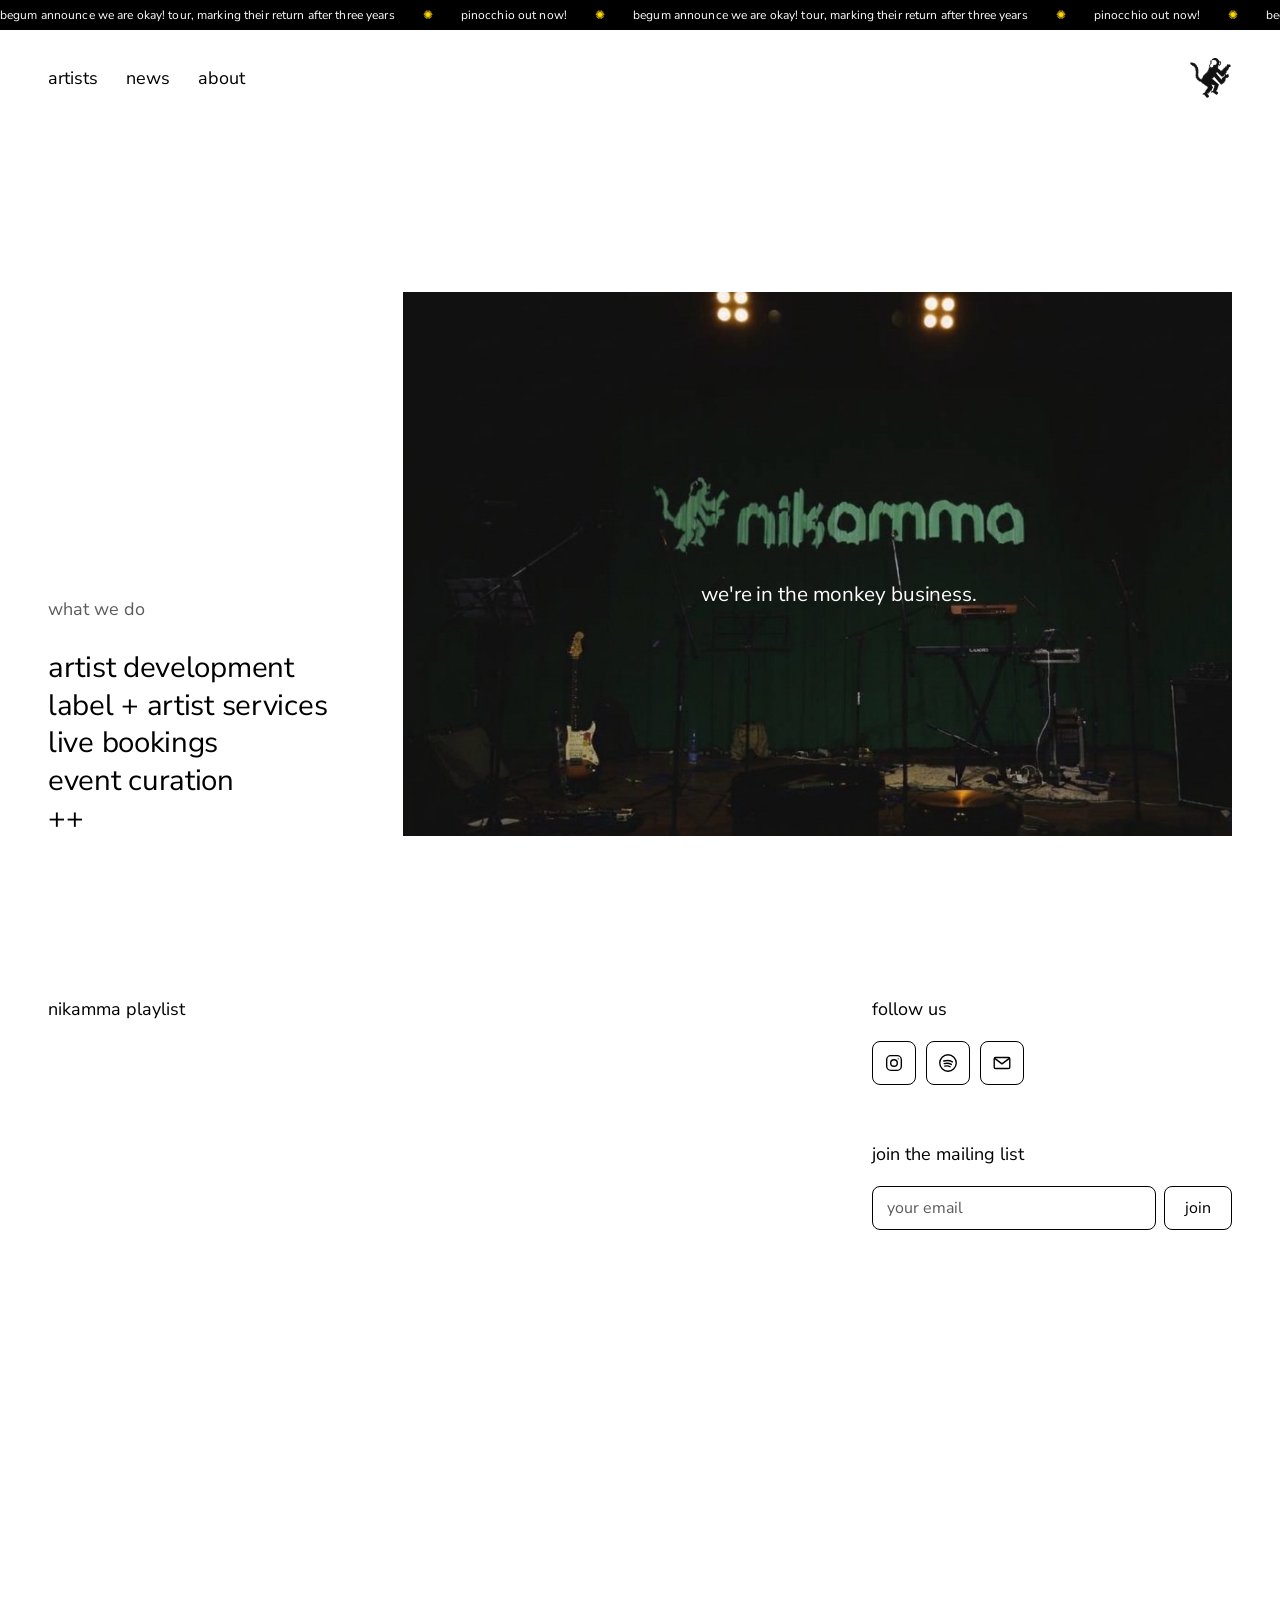
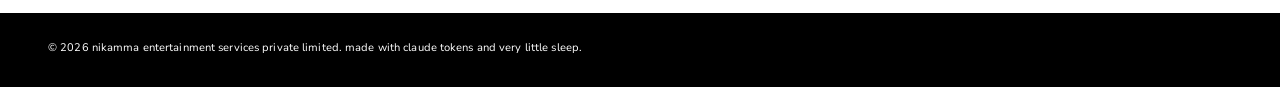
<file: index.html>
<!doctype html>
<html lang="en">
<head>
  <meta charset="utf-8">
  <meta name="viewport" content="width=device-width, initial-scale=1, viewport-fit=cover">
  <title>nikamma</title>
  <meta name="description" content="nikamma is a small independent music company from India. Artist development, label and artist services, live bookings and event curation.">
  <meta property="og:title" content="nikamma">
  <meta property="og:description" content="We're in the monkey business.">
  <meta property="og:image" content="https://nikamma.co/img/home/nikamma-tht-stage.jpg">
  <link rel="icon" href="img/mark.png">
  <link rel="preconnect" href="https://fonts.googleapis.com">
  <link rel="preconnect" href="https://fonts.gstatic.com" crossorigin>
  <link href="https://fonts.googleapis.com/css2?family=Nunito+Sans:opsz,wght@6..12,300;6..12,400;6..12,600;6..12,700&display=swap" rel="stylesheet">
  <link rel="stylesheet" href="styles.css?v=71">
  <link rel="stylesheet" href="about.css?v=17">
  <link rel="stylesheet" href="home.css?v=2">
  <link rel="stylesheet" href="nav.css?v=5">
</head>
<body data-root="" class="is-scroll about-page home-big">

  <div class="ticker" aria-label="News"><div class="ticker__track" id="ticker"></div></div>

  <header class="top">
    <a href="index.html" class="top__logo" aria-label="nikamma, home"><img src="img/mark.png" alt="nikamma" width="140" height="134"></a>
    <nav class="top__nav" aria-label="Main">
      <a href="artists.html">Artists</a>
      <a href="news.html">News</a>
      <a href="about.html">About</a>
    </nav>
  </header>

  <main id="main">
    <!-- like the artist pages: what we do on the left, a photo on the right (16:10.5).
         Photos live in img/home/ -->
    <section class="about2 hb-hero" id="about">
      <div class="about2__text">
        <h1 class="hb-what__label">what we do</h1>
        <ul class="hb-what">
          <li>artist development</li>
          <li>label + artist services</li>
          <li>live bookings</li>
          <li>event curation</li>
          <li>++</li>
        </ul>
      </div>
      <figure class="about2__photos hb-hero__photo">
        <img class="is-on" src="img/home/nikamma-tht-stage.jpg" alt="nikamma projected on a stage">
        <figcaption class="hb-hero__tag">we're in the monkey business.</figcaption>
      </figure>
    </section>

    <!-- second section: the nikamma playlist on the left, follow us on the right -->
    <section class="hb-listen">
      <div class="hb-listen__player">
        <h2 class="hb-listen__label">nikamma playlist</h2>
        <div class="hb-listen__embed" id="hb-playlist" data-playlist="https://open.spotify.com/playlist/7MWM35SZ2ELiFdjMHznTKh"></div>
      </div>
      <div class="hb-listen__follow">
        <h2 class="hb-listen__label">follow us</h2>
        <div class="hb__social">
          <a href="https://www.instagram.com/nikamma.hq/" target="_blank" rel="noopener" aria-label="Instagram" title="Instagram">
            <svg viewBox="0 0 24 24" aria-hidden="true"><rect x="4" y="4" width="16" height="16" rx="4.5"/><circle cx="12" cy="12" r="3.6"/><circle cx="16.6" cy="7.4" r=".7" fill="currentColor" stroke="none"/></svg>
          </a>
          <a href="https://open.spotify.com/user/31zuv35stp57j7e33lh7fj5aghoi" target="_blank" rel="noopener" aria-label="Spotify" title="Spotify">
            <svg viewBox="0 0 24 24" aria-hidden="true"><circle cx="12" cy="12" r="9"/><path d="M7.4 9.8c3.3-.9 6.8-.5 9.4 1M7.9 12.7c2.7-.7 5.5-.4 7.8.9M8.5 15.4c2.1-.5 4.1-.3 5.9.7"/></svg>
          </a>
          <a href="mailto:office@nikamma.co" aria-label="Email" title="Email">
            <svg viewBox="0 0 24 24" aria-hidden="true"><rect x="3.5" y="6" width="17" height="12" rx="1.5"/><path d="M4 7l8 6 8-6"/></svg>
          </a>
        </div>
        <!-- mailing list: Kit form 10248609 (subscribers land in Kit; no confirmation email) -->
        <form class="hb-list" id="hb-list" action="https://app.kit.com/forms/10248609/subscriptions" method="post" target="_blank">
          <h2 class="hb-listen__label">join the mailing list</h2>
          <div class="hb-list__row">
            <label class="hb-list__sr" for="hb-list-email">email address</label>
            <input class="hb-list__input" id="hb-list-email" name="email_address" type="email" placeholder="your email" autocomplete="email" required>
            <button class="hb-list__btn" type="submit">join</button>
          </div>
          <p class="hb-list__note" id="hb-list-note" aria-live="polite"></p>
        </form>
      </div>
    </section>
  </main>

  <footer class="bar bar--note">
    <p class="bar__note">© <span class="year">2026</span> nikamma entertainment services private limited. made with claude tokens and very little sleep.</p>
  </footer>

  <script src="news.js?v=70"></script>
  <script src="artists.js?v=70"></script>
  <script src="posts.js?v=4"></script>
  <script src="script.js?v=70"></script>
  <script src="home.js?v=3"></script>
  <script src="nav.js?v=5"></script>
</body>
</html>
</file>
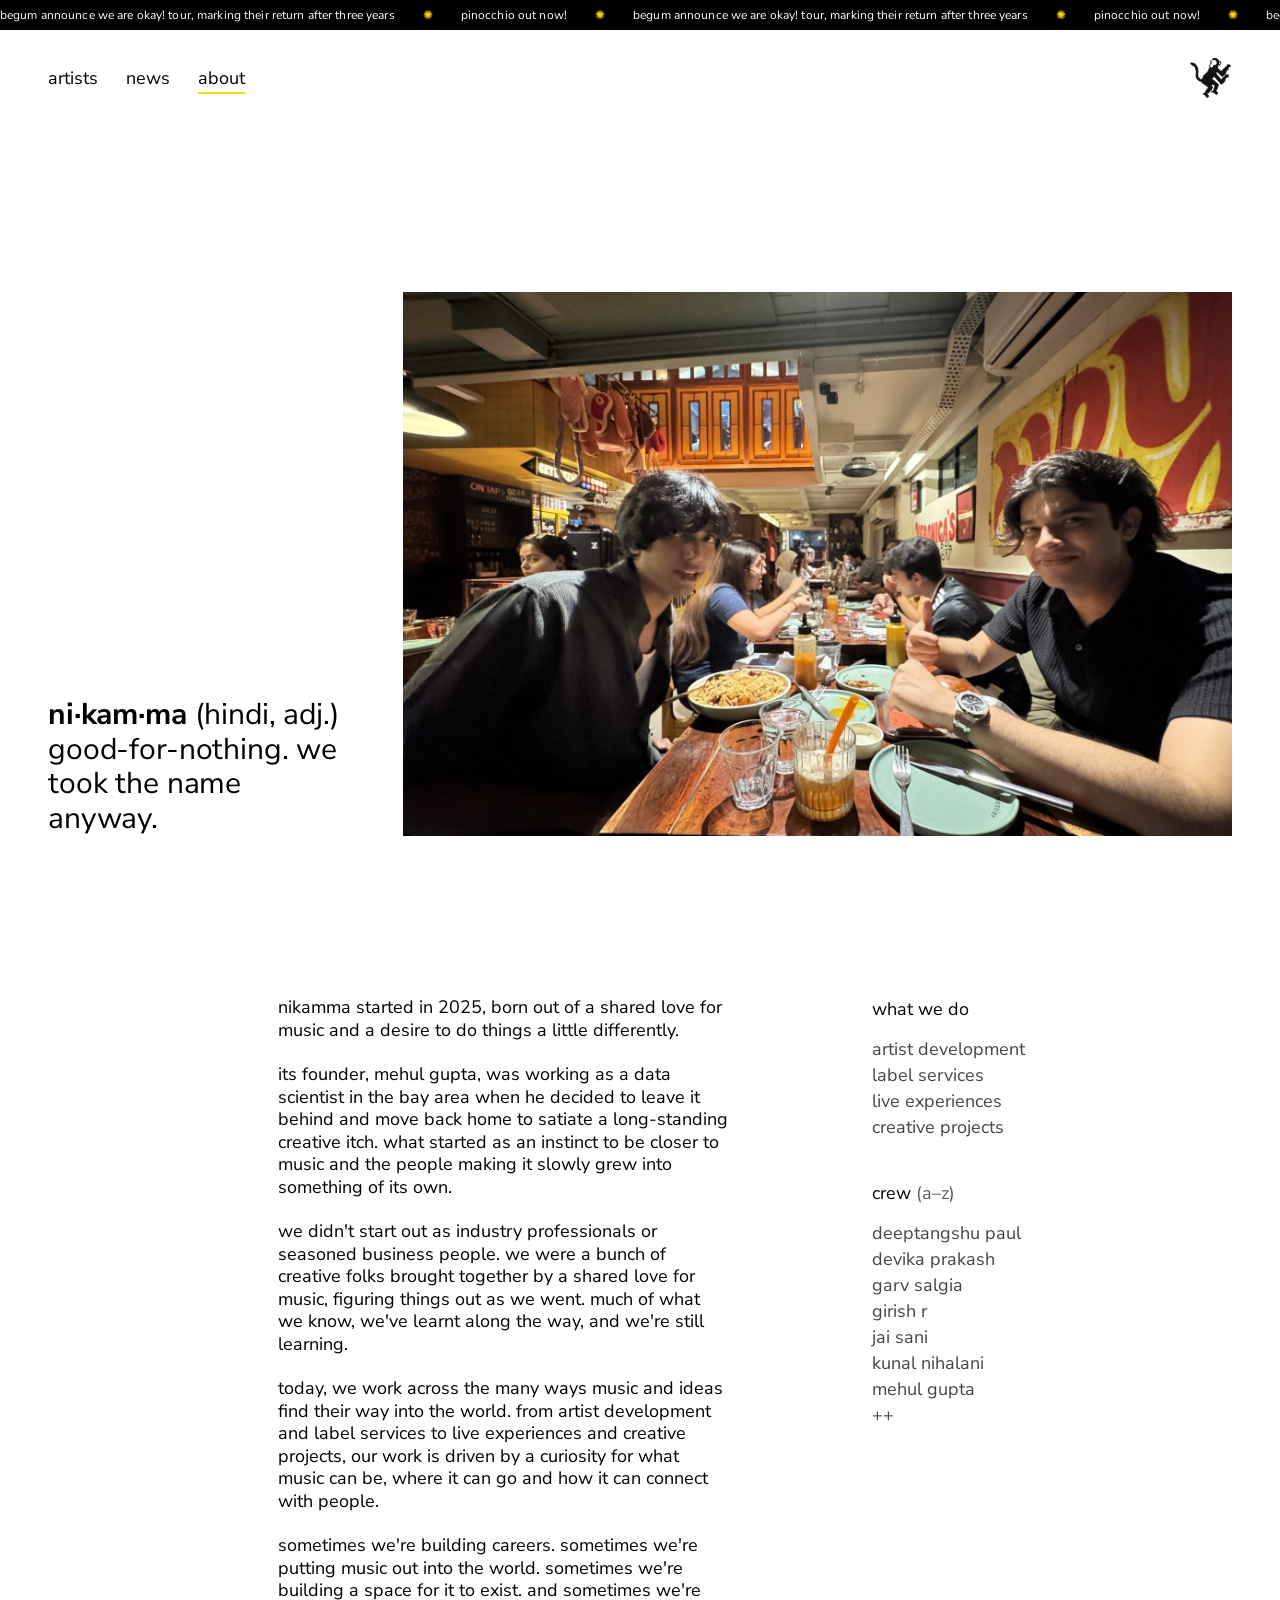
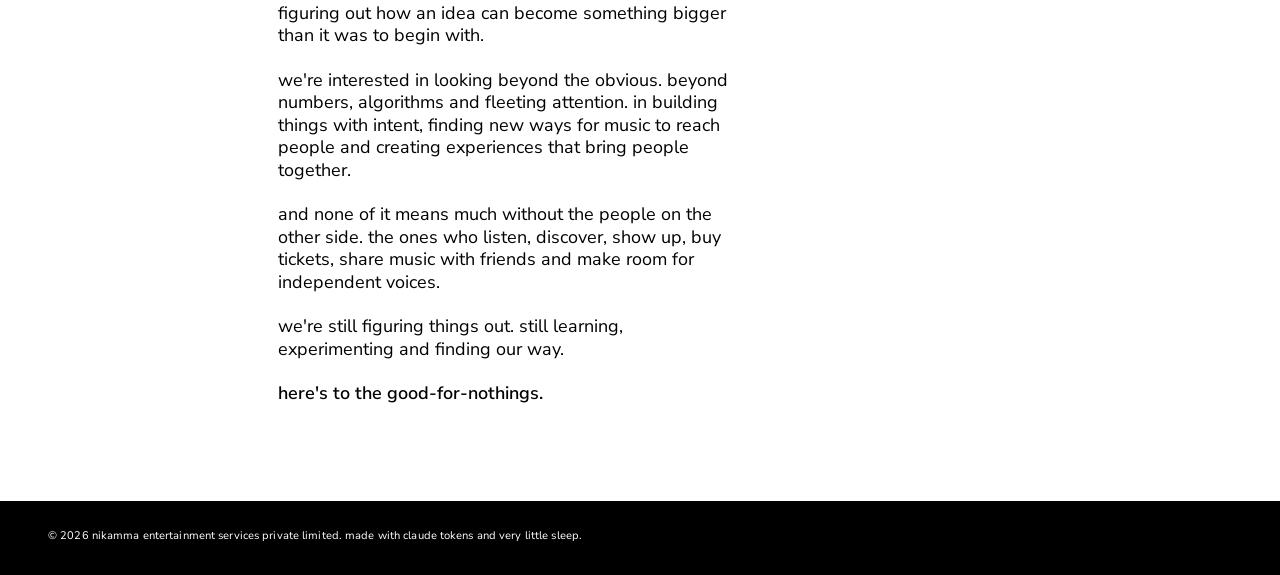
<file: about.html>
<!doctype html>
<html lang="en">
<head>
  <meta charset="utf-8">
  <meta name="viewport" content="width=device-width, initial-scale=1, viewport-fit=cover">
  <title>About · nikamma</title>
  <meta name="description" content="nikamma is a small independent music company from India. We work with artists, make records happen and build small, strange things for the people who listen.">
  <meta property="og:title" content="nikamma">
  <meta property="og:description" content="A small independent music company from India.">
  <meta property="og:image" content="img/home.jpg">
  <link rel="icon" href="img/mark.png">
  <link rel="preconnect" href="https://fonts.googleapis.com">
  <link rel="preconnect" href="https://fonts.gstatic.com" crossorigin>
  <link href="https://fonts.googleapis.com/css2?family=Nunito+Sans:opsz,wght@6..12,300;6..12,400;6..12,600;6..12,700&display=swap" rel="stylesheet">
  <link rel="stylesheet" href="styles.css?v=71">
  <link rel="stylesheet" href="about.css?v=17">
  <link rel="stylesheet" href="nav.css?v=5">
</head>
<body class="is-scroll about-page">

  <div class="ticker" aria-label="News"><div class="ticker__track" id="ticker"></div></div>

  <header class="top">
    <a href="index.html" class="top__logo" aria-label="nikamma, home"><img src="img/mark.png" alt="nikamma" width="140" height="134"></a>
    <nav class="top__nav" aria-label="Main">
      <a href="artists.html">Artists</a>
      <a href="news.html">News</a>
      <a href="about.html" aria-current="page">About</a>
    </nav>
  </header>

  <!-- like the artist page: the hero (name line + photos), then the story with a column on the right -->
  <main id="main" class="about2-page">
    <section class="about2">
      <div class="about2__text">
        <h1 class="about2__lead"><span>ni·kam·ma</span> (Hindi, adj.) good-for-nothing. We took the name anyway.</h1>
      </div>
      <figure class="about2__photos" id="about-photos" aria-label="Photos">
        <img src="img/about/about-01.jpg" alt="">
      </figure>
    </section>

    <section class="about2-story">
      <div class="about2-story__copy">
        <p>nikamma started in 2025, born out of a shared love for music and a desire to do things a little differently.</p>
        <p>Its founder, Mehul Gupta, was working as a data scientist in the Bay Area when he decided to leave it behind and move back home to satiate a long-standing creative itch. What started as an instinct to be closer to music and the people making it slowly grew into something of its own.</p>
        <p>We didn't start out as industry professionals or seasoned business people. We were a bunch of creative folks brought together by a shared love for music, figuring things out as we went. Much of what we know, we've learnt along the way, and we're still learning.</p>
        <p>Today, we work across the many ways music and ideas find their way into the world. From artist development and label services to live experiences and creative projects, our work is driven by a curiosity for what music can be, where it can go and how it can connect with people.</p>
        <p>Sometimes we're building careers. Sometimes we're putting music out into the world. Sometimes we're building a space for it to exist. And sometimes we're figuring out how an idea can become something bigger than it was to begin with.</p>
        <p>We're interested in looking beyond the obvious. Beyond numbers, algorithms and fleeting attention. In building things with intent, finding new ways for music to reach people and creating experiences that bring people together.</p>
        <p>And none of it means much without the people on the other side. The ones who listen, discover, show up, buy tickets, share music with friends and make room for independent voices.</p>
        <p>We're still figuring things out. Still learning, experimenting and finding our way.</p>
        <p class="about2-story__sign">Here's to the good-for-nothings.</p>
      </div>
      <aside class="about2-story__side">
        <div>
          <h2>what we do</h2>
          <ul>
            <li>Artist development</li>
            <li>Label services</li>
            <li>Live experiences</li>
            <li>Creative projects</li>
          </ul>
        </div>
        <div>
          <h2>crew <span class="muted">(a–z)</span></h2>
          <ul>
            <li>Deeptangshu Paul</li>
            <li>Devika Prakash</li>
            <li>Garv Salgia</li>
            <li>Girish R</li>
            <li>Jai Sani</li>
            <li>Kunal Nihalani</li>
            <li>Mehul Gupta</li>
            <li>++</li>
          </ul>
        </div>
      </aside>
    </section>
  </main>

  <footer class="bar bar--note">
    <p class="bar__note">© <span class="year">2026</span> nikamma entertainment services private limited. made with claude tokens and very little sleep.</p>
  </footer>

  <script src="news.js?v=70"></script>
  <script src="posts.js?v=4"></script>
  <script src="script.js?v=70"></script>
  <script>
    // photos on the right: a slow slideshow of frames (no arrows, no dots).
    // A frame is one landscape photo, or two portrait photos side by side.
    (function () {
      const box = document.getElementById('about-photos');
      const frames = [
        ['img/about/about-01.jpg'],
        ['img/about/about-02.jpg', 'img/about/about-03.jpg'],
        ['img/about/about-04.jpg', 'img/about/about-05.jpg'],
        ['img/about/about-06.jpg'],
        ['img/about/about-07.jpg', 'img/about/about-08.jpg'],
        ['img/about/about-09.jpg', 'img/about/about-11.jpg'],
        ['img/about/about-10.jpg'],
        ['img/about/about-12.jpg', 'img/about/about-13.jpg'],
      ];
      const els = frames.map((srcs, i) => {
        const f = document.createElement('div');
        f.className = 'about2__frame' + (srcs.length > 1 ? ' is-pair' : '') + (i === 0 ? ' is-on' : '');
        srcs.forEach((src) => { const im = document.createElement('img'); im.src = src; im.alt = ''; f.append(im); });
        return f;
      });
      box.replaceChildren(...els);
      if (window.matchMedia('(prefers-reduced-motion: reduce)').matches) return;
      let n = 0;
      setInterval(() => {
        els[n].classList.remove('is-on');
        n = (n + 1) % els.length;
        els[n].classList.add('is-on');
      }, 4500);
    })();
  </script>
  <script src="nav.js?v=5"></script>
</body>
</html>
</file>
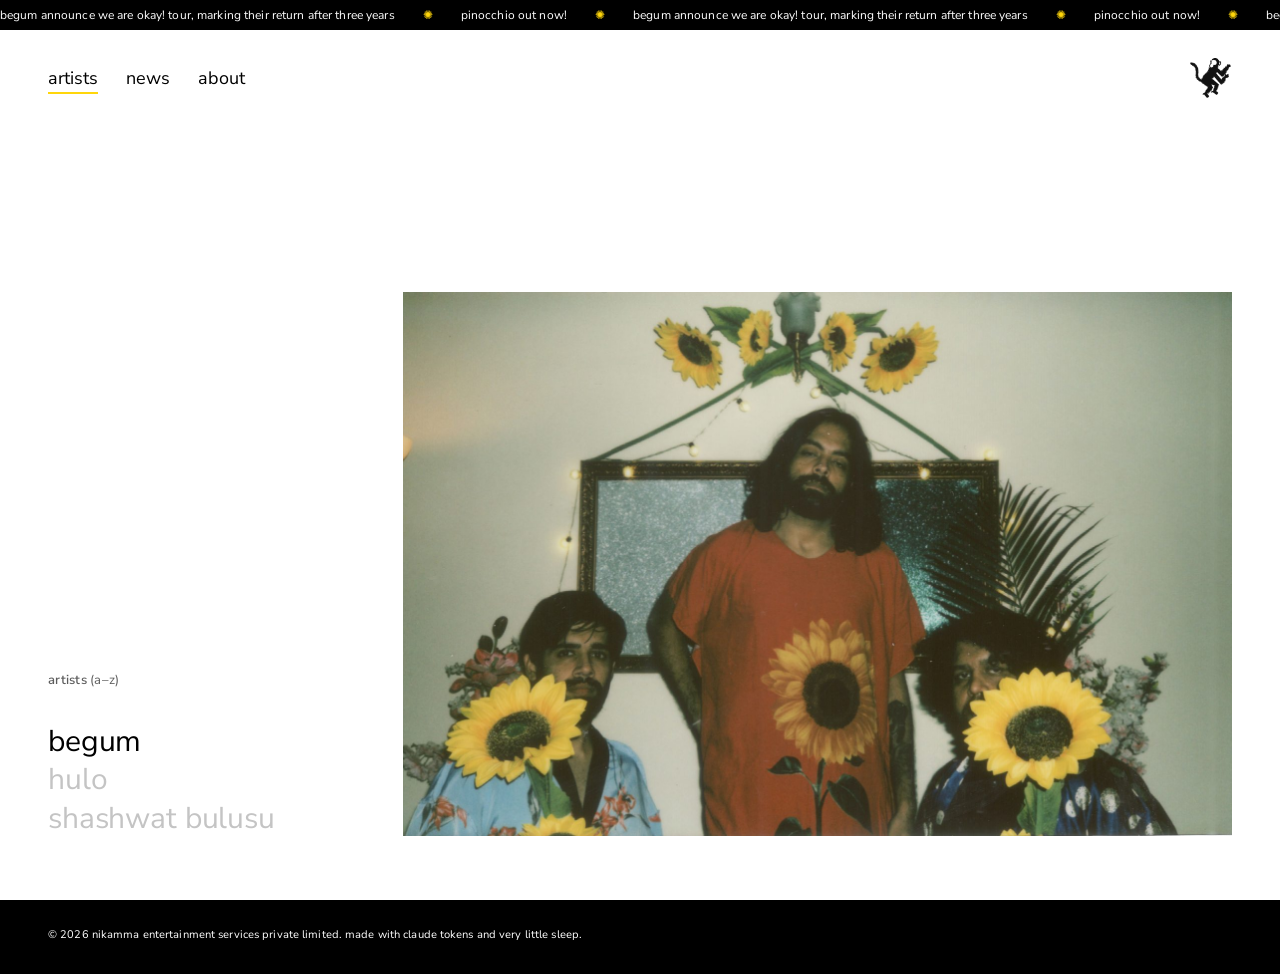
<file: artists.html>
<!doctype html>
<html lang="en">
<head>
  <meta charset="utf-8">
  <meta name="viewport" content="width=device-width, initial-scale=1, viewport-fit=cover">
  <title>Artists · nikamma</title>
  <meta name="description" content="nikamma is a small independent music company from India.">
  <link rel="icon" href="img/mark.png">
  <link rel="preconnect" href="https://fonts.googleapis.com">
  <link rel="preconnect" href="https://fonts.gstatic.com" crossorigin>
  <link href="https://fonts.googleapis.com/css2?family=Nunito+Sans:opsz,wght@6..12,300;6..12,400;6..12,600;6..12,700&display=swap" rel="stylesheet">
  <link rel="stylesheet" href="styles.css?v=71">
  <link rel="stylesheet" href="about.css?v=17">
  <link rel="stylesheet" href="nav.css?v=5">
</head>
<body data-root="" class="is-scroll about-page artists-page">

  <div class="ticker" aria-label="News"><div class="ticker__track" id="ticker"></div></div>

  <header class="top">
    <a href="index.html" class="top__logo" aria-label="nikamma, home"><img src="img/mark.png" alt="nikamma" width="140" height="134"></a>
    <nav class="top__nav" aria-label="Main">
      <a href="artists.html" aria-current="page">Artists</a>
      <a href="news.html">News</a>
      <a href="about.html">About</a>
    </nav>
  </header>

  <!-- same layout as About: names on the left, the hovered artist's photo on the right -->
  <main id="main" class="about2-page">
    <section class="about2">
      <div class="about2__text">
        <h1 class="roster2__label">artists <span>(a–z)</span></h1>
        <div class="roster2-wheel"><ul class="roster2" id="roster2"></ul></div>
      </div>
      <figure class="about2__photos roster2__photos" id="roster2-photos" aria-label="Artist photo"></figure>
    </section>
  </main>

  <footer class="bar bar--note">
    <p class="bar__note">© <span class="year">2026</span> nikamma entertainment services private limited. made with claude tokens and very little sleep.</p>
  </footer>

  <script src="news.js?v=70"></script>
  <script src="artists.js?v=70"></script>
  <script src="posts.js?v=4"></script>
  <script src="script.js?v=70"></script>
  <script>
    // names A–Z on the left; hovering (or focusing) one shows that artist's photo on the right
    (function () {
      const list = document.getElementById('roster2');
      const box = document.getElementById('roster2-photos');
      const artists = (window.NIKAMMA_ARTISTS || []).slice().sort((a, b) => a.name.localeCompare(b.name));
      const imgs = {};
      artists.forEach((a, i) => {
        const im = document.createElement('img');
        im.src = `img/artists/${a.hero || a.photo}`; im.alt = a.name; // same photo as the top of their page
        if (i === 0) im.classList.add('is-on');
        box.append(im); imgs[a.slug] = im;

        const li = document.createElement('li');
        const link = document.createElement('a');
        link.href = `artists/${a.slug}/`; link.textContent = a.name;
        const show = () => {
          Object.values(imgs).forEach((x) => x.classList.toggle('is-on', x === im));
          list.querySelectorAll('a').forEach((x) => x.classList.toggle('is-active', x === link));
        };
        link.addEventListener('mouseenter', show);
        link.addEventListener('focus', show);
        li.append(link); list.append(li);
      });
      const first = list.querySelector('a'); if (first) first.classList.add('is-active');
      // phones: the names are a little wheel you swipe up and down (it snaps to a name);
      // the name in the middle is the one shown, and tapping it opens their page
      const wheelBox = list.parentElement;
      const links = [...list.querySelectorAll('a')];
      const phone = window.matchMedia('(max-width: 760px)');
      let current = 0;
      const wheel = () => {
        if (!phone.matches) { links.forEach((l) => { l.style.opacity = ''; }); return; }
        const row = links[0].parentElement.offsetHeight || 1;
        const p = wheelBox.scrollTop / row;
        links.forEach((l, i) => { l.style.opacity = String(Math.max(0.35, 1 - Math.abs(i - p) * 0.5)); });
        const n = Math.min(links.length - 1, Math.max(0, Math.round(p)));
        if (n !== current) { current = n; links[n].dispatchEvent(new Event('mouseenter')); }
      };
      wheelBox.addEventListener('scroll', wheel, { passive: true });
      phone.addEventListener('change', wheel);
      // tapping a faded name rolls it to the middle first; tapping the middle one opens it
      links.forEach((l, i) => l.addEventListener('click', (e) => {
        if (!phone.matches || i === current) return;
        e.preventDefault();
        wheelBox.scrollTo({ top: i * l.parentElement.offsetHeight, behavior: 'smooth' });
      }));
      wheel();
    })();
  </script>
  <script src="nav.js?v=5"></script>
</body>
</html>
</file>
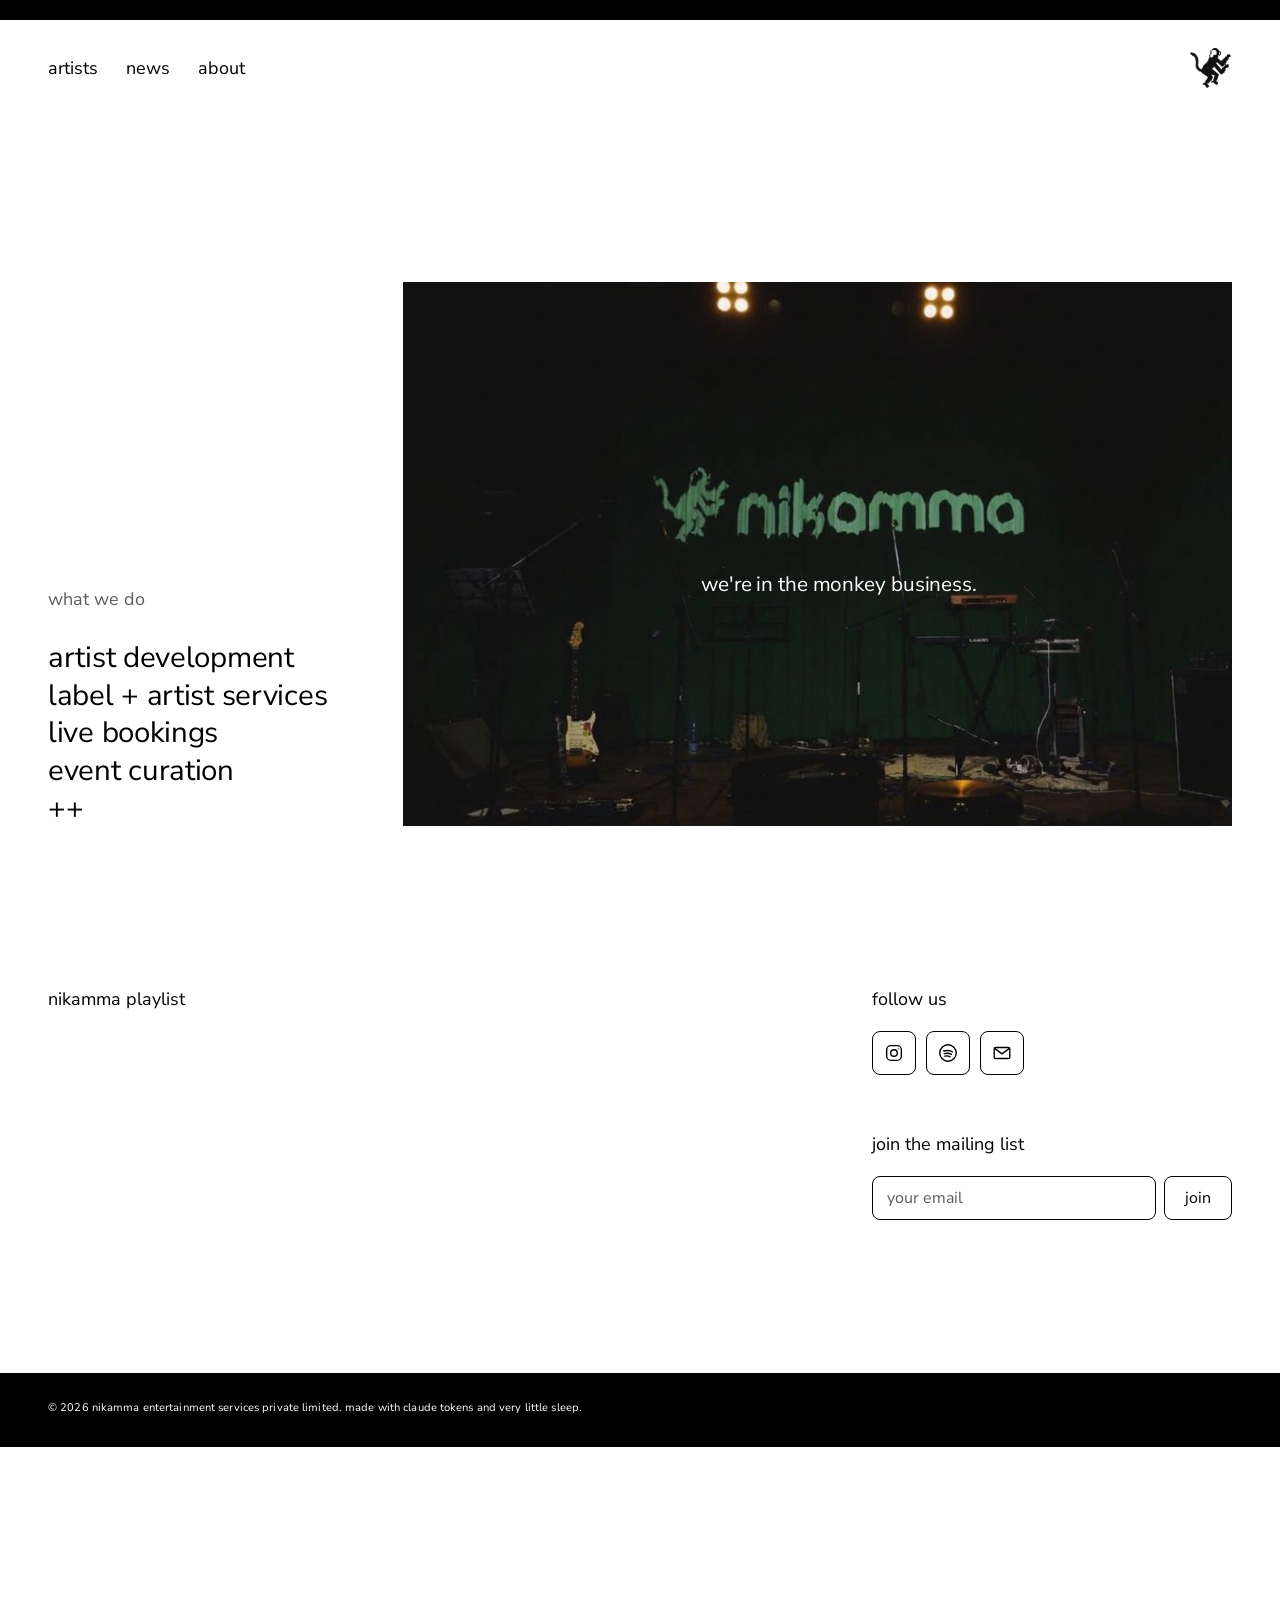
<file: contact.html>
<!doctype html>
<html lang="en">
<head>
  <meta charset="utf-8">
  <title>nikamma</title>
  <meta name="robots" content="noindex">
  <link rel="canonical" href="https://nikamma.co/">
  <meta http-equiv="refresh" content="0; url=index.html">
</head>
<body><p>Find us on the <a href="index.html">homepage</a>, or write to <a href="mailto:office@nikamma.co">office@nikamma.co</a>.</p></body>
</html>
</file>
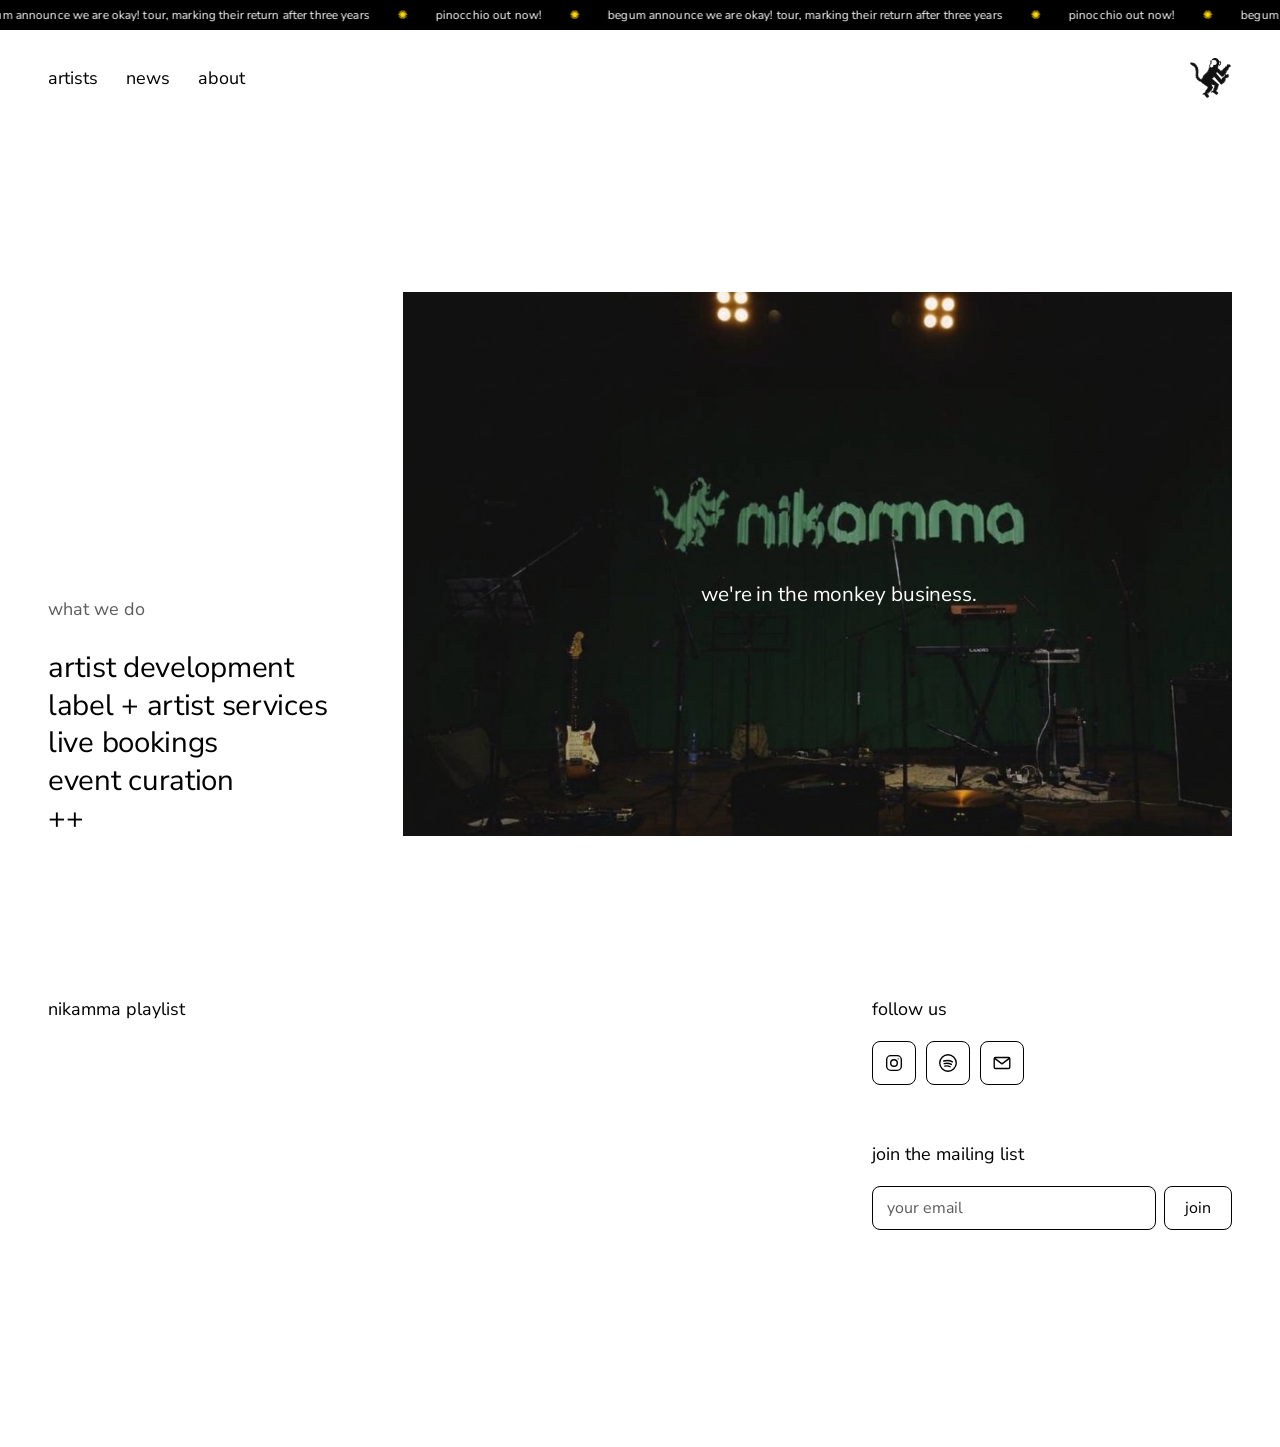
<file: index-temp.html>
<!doctype html>
<html lang="en">
<head>
  <meta charset="utf-8">
  <title>nikamma</title>
  <meta name="robots" content="noindex">
  <link rel="canonical" href="https://nikamma.co/">
  <meta http-equiv="refresh" content="0; url=index.html">
</head>
<body><p>The test homepage is now the homepage: <a href="index.html">nikamma.co</a>.</p></body>
</html>
</file>
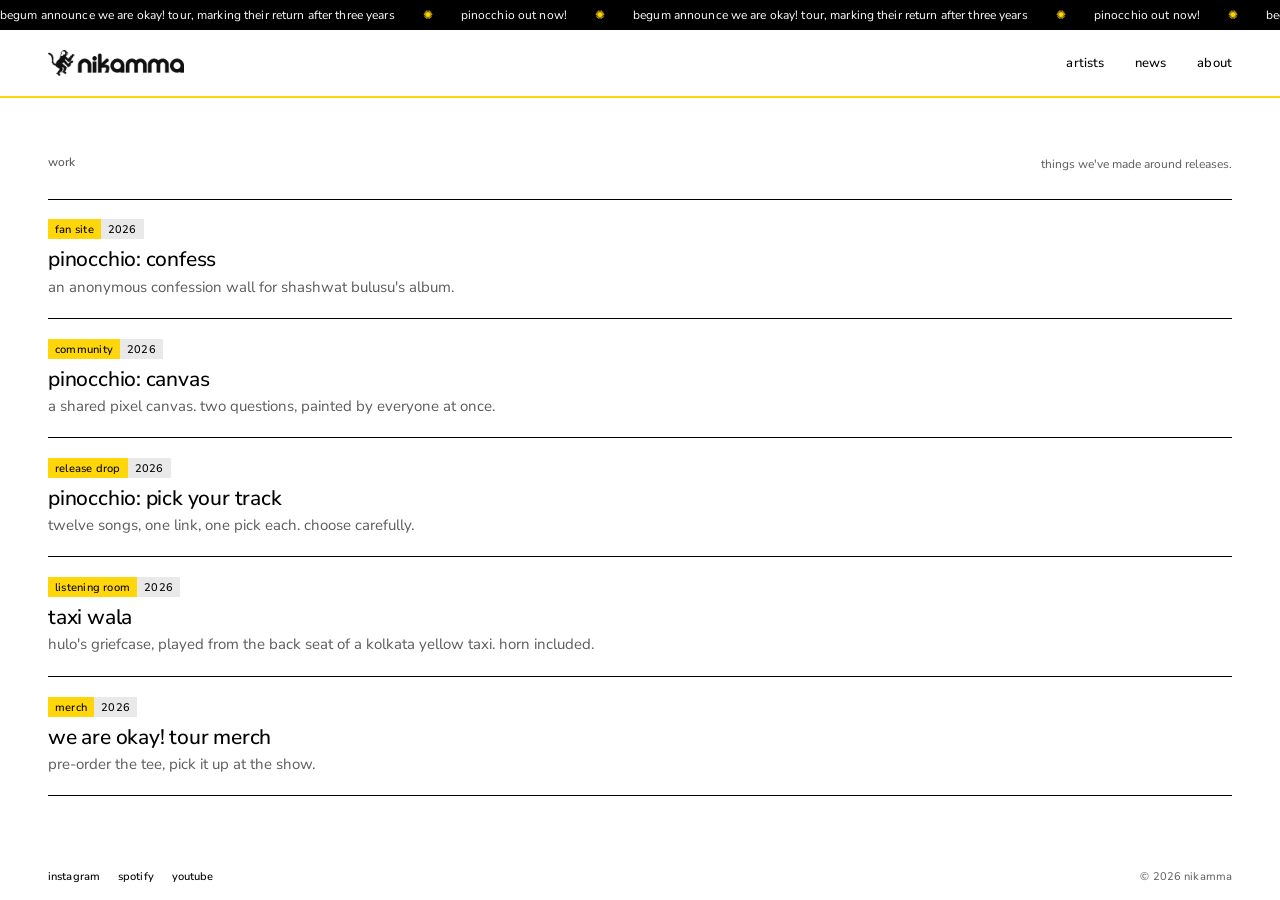
<file: work.html>
<!doctype html>
<html lang="en">
<head>
  <meta charset="utf-8">
  <meta name="viewport" content="width=device-width, initial-scale=1, viewport-fit=cover">
  <title>Work · nikamma</title>
  <meta name="description" content="nikamma is a small independent music company from India. We work with artists, make records happen and build small, strange things for the people who listen.">
  <meta property="og:title" content="nikamma">
  <meta property="og:description" content="A small independent music company from India.">
  <meta property="og:image" content="img/home.jpg">
  <link rel="icon" href="img/mark.png">
  <link rel="preconnect" href="https://fonts.googleapis.com">
  <link rel="preconnect" href="https://fonts.gstatic.com" crossorigin>
  <link href="https://fonts.googleapis.com/css2?family=Nunito+Sans:opsz,wght@6..12,300;6..12,400;6..12,600;6..12,700&display=swap" rel="stylesheet">
  <link rel="stylesheet" href="styles.css?v=71">
  <link rel="stylesheet" href="nav.css?v=5">
</head>
<body class="">

  <div class="ticker" aria-label="News"><div class="ticker__track" id="ticker"></div></div>

  <header class="top">
    <a href="index.html" class="top__logo" aria-label="nikamma, home"><img src="img/logo.png" alt="nikamma" width="700" height="134"></a>
    <nav class="top__nav" aria-label="Main">
      <a href="artists.html">Artists</a>
      <a href="news.html">News</a>
      <a href="about.html">About</a>
    </nav>
  </header>

  <main id="main" class="page">
    <div class="page__head">
      <h1 class="label tape">Work</h1>
      <p class="hint">Things we've made around releases.</p>
    </div>

    <ol class="work">
      <li class="work__item">
        <div>
          <p class="chips"><span class="chip chip--accent">Fan site</span><span class="chip">2026</span></p>
          <h2>Pinocchio: Confess</h2>
          <p>An anonymous confession wall for Shashwat Bulusu's album.</p>
        </div>
      </li>
      <li class="work__item">
        <div>
          <p class="chips"><span class="chip chip--accent">Community</span><span class="chip">2026</span></p>
          <h2>Pinocchio: Canvas</h2>
          <p>A shared pixel canvas. Two questions, painted by everyone at once.</p>
        </div>
      </li>
      <li class="work__item">
        <div>
          <p class="chips"><span class="chip chip--accent">Release drop</span><span class="chip">2026</span></p>
          <h2>Pinocchio: Pick Your Track</h2>
          <p>Twelve songs, one link, one pick each. Choose carefully.</p>
        </div>
      </li>
      <li class="work__item">
        <div>
          <p class="chips"><span class="chip chip--accent">Listening room</span><span class="chip">2026</span></p>
          <h2>Taxi Wala</h2>
          <p>Hulo's Griefcase, played from the back seat of a Kolkata yellow taxi. Horn included.</p>
        </div>
      </li>
      <li class="work__item">
        <div>
          <p class="chips"><span class="chip chip--accent">Merch</span><span class="chip">2026</span></p>
          <h2>We Are Okay! Tour merch</h2>
          <p>Pre-order the tee, pick it up at the show.</p>
        </div>
      </li>
    </ol>
  </main>

  <footer class="bar">
    <div class="bar__links">
      <a href="https://www.instagram.com/" target="_blank" rel="noopener">Instagram</a>
      <a href="https://open.spotify.com/" target="_blank" rel="noopener">Spotify</a>
      <a href="https://www.youtube.com/" target="_blank" rel="noopener">YouTube</a>
    </div>
    <p class="bar__note">© <span class="year">2026</span> nikamma</p>
  </footer>

  <script src="news.js?v=70"></script>
  <script src="posts.js?v=4"></script>
  <script src="script.js?v=70"></script>
  <script src="nav.js?v=5"></script>
</body>
</html>
</file>
<file: styles.css>
:root {
  --paper: #ffffff;
  --ink: #000000;
  --muted: #5c5c5c;
  /* the nikamma colour: change this one line to recolour the whole site */
  --accent: #ffd60a;
  --on-accent: #000000;

  --sans: "Avenir Next", "Avenir", "Nunito Sans", "Helvetica Neue", Arial, sans-serif;
  --serif: var(--sans);
  --mono: var(--sans);

  --gut: clamp(16px, 4vw, 48px);
}

*, *::before, *::after { box-sizing: border-box; }
html, body { height: 100%; }
html { -webkit-text-size-adjust: 100%; text-transform: lowercase; }
input, textarea { text-transform: none; }

/* One screen per page: the body is exactly the viewport and never scrolls. */
body {
  margin: 0;
  height: 100vh;
  height: 100dvh;
  overflow: hidden;
  display: flex;
  flex-direction: column;
  background: var(--paper);
  color: var(--ink);
  font: 400 17px/1.5 var(--sans);
  -webkit-font-smoothing: antialiased;
}
img { display: block; max-width: 100%; height: auto; }
a { color: inherit; }
h1, h2, h3, p { margin: 0; }
::selection { background: var(--accent); color: var(--on-accent); }

/* XL-style metadata chips; the first in a row is yellow */
.chips { display: inline-flex; flex-wrap: wrap; gap: 0; vertical-align: middle; }
.chip {
  display: inline-block; font-size: 11px; line-height: 1; font-weight: 500; letter-spacing: .02em;
  padding: 5px 7px 4px; background: #e9e9e9; color: var(--ink); white-space: nowrap;
}
.chip--accent { background: var(--accent); color: var(--on-accent); }

.sr-only { position: absolute; width: 1px; height: 1px; overflow: hidden; clip: rect(0 0 0 0); white-space: nowrap; }
.mono { font-family: var(--mono); font-size: .82em; letter-spacing: .02em; }
.muted { color: var(--muted); }
.label {
  font: 500 12px/1 var(--mono);
  letter-spacing: .01em;
  
}

/* ---------- ticker ---------- */
.ticker {
  flex: none;
  position: relative; z-index: 3;
  background: var(--ink);
  color: var(--paper);
  overflow: hidden;
  font: 400 12px/1 var(--mono);
  letter-spacing: .01em;
  white-space: nowrap;
}
.ticker__dot { color: var(--accent); }
/* artist ticker: yellow strip under the bio */
.ticker--artist { background: var(--accent); color: #000; font-size: 13px; }
.ticker--artist[hidden] { display: none; }
.ticker--artist .ticker__dot { color: #000; }
.ticker--artist .ticker__track { padding: 13px 0; }
.ticker__track {
  display: inline-flex;
  gap: 28px;
  padding: 9px 0;
  animation: tick 40s linear infinite;
}
.ticker:hover .ticker__track { animation-play-state: paused; }
.ticker a { text-decoration: none; }
.ticker a:hover { text-decoration: underline; }
@keyframes tick { to { transform: translateX(-50%); } }

/* ---------- header ---------- */
.top {
  flex: none;
  position: relative; z-index: 3;
  display: flex; align-items: center; justify-content: space-between; gap: 16px;
  padding: 20px var(--gut);
  border-bottom: 2px solid var(--accent);
}
.top__logo img { height: 26px; width: auto; }
.top__nav { display: flex; gap: clamp(14px, 2.4vw, 32px); }
.top__nav a {
  font: 500 13px/1 var(--mono);
  
  letter-spacing: .01em;
  text-decoration: none;
  position: relative;
  padding: 4px 0;
}
.top__nav a::after {
  content: ""; position: absolute; left: 0; right: 0; bottom: -3px; height: 2px;
  background: var(--accent);
  transform: scaleX(0); transform-origin: center;
  transition: transform .25s ease;
}
.top__nav a:hover::after, .top__nav a[aria-current="page"]::after { transform: scaleX(1); }

/* ---------- page shell ---------- */
.page {
  flex: 1;
  min-height: 0;
  position: relative;
  display: flex;
  flex-direction: column;
  justify-content: safe center;
  padding: 0 var(--gut);
  max-width: 1400px; width: 100%; margin: 0 auto;
  animation: in .7s ease both;
}
@keyframes in { from { opacity: 0; transform: translateY(10px); } }
.page__head { display: flex; justify-content: space-between; align-items: center; gap: 16px; margin-bottom: clamp(14px, 3vh, 28px); }
.hint { font: 400 12px var(--mono); color: var(--muted); }

/* section labels */
.tape { align-self: flex-start; color: var(--muted); }

/* ---------- bottom bar ---------- */
.bar {
  flex: none;
  position: relative; z-index: 3;
  display: flex; align-items: center; justify-content: space-between; gap: 12px 24px; flex-wrap: wrap;
  padding: 16px var(--gut) max(16px, env(safe-area-inset-bottom));
  font: 400 11px/1.3 var(--mono); letter-spacing: .01em;
}
.bar__links { display: flex; gap: 18px; }
.bar__links a { font-weight: 500;  letter-spacing: .01em; text-decoration: none; }
.bar__links a:hover { text-decoration: underline; }
.bar__note { color: var(--muted); }

/* ---------- home: header on white, one framed photo below ---------- */
.frame {
  flex: 1; min-height: 0;
  position: relative;
  margin: clamp(16px, 2.2vw, 28px) var(--gut) 0;
  color: #fff;
}
.frame__clip { position: absolute; inset: 0; overflow: hidden; background: #111; }
.frame__photo {
  width: 100%; height: 100%; object-fit: cover;
  animation: drift 30s ease-in-out infinite alternate;
}
@keyframes drift { from { transform: scale(1.02); } to { transform: scale(1.08) translateY(-1%); } }
.frame__clip::after {
  content: ""; position: absolute; inset: 0;
  background: rgba(0,0,0,.28);
}
.frame__inner {
  position: relative; z-index: 2;
  height: 100%;
  display: grid; place-items: center;
  padding: 24px;
  text-align: center;
}
.frame__tag { font: 400 clamp(20px, 1.8vw, 28px)/1 var(--serif); letter-spacing: -.01em; }
.frame__tag em { font-style: normal; }

/* social icons, under the tagline */
.frame__social {
  display: flex; justify-content: center; gap: 18px;
  margin-top: 22px;
}
.frame__social a { color: #fff; opacity: .85; transition: opacity .2s, color .2s; }
.frame__social a:hover { opacity: 1; color: var(--accent); }
.frame__social svg {
  display: block; width: 20px; height: 20px;
  fill: none; stroke: currentColor; stroke-width: 1.6; stroke-linecap: round; stroke-linejoin: round;
}


/* ---------- artists: festival lineup over a big photo ---------- */
.page--roster {
  max-width: none; width: auto;
  margin: clamp(16px, 2.2vw, 28px) var(--gut) 0;
  padding: 0;
  justify-content: stretch;
}
.lineup {
  flex: 1; min-height: 0;
  position: relative;
  display: flex; align-items: flex-end;
  color: #fff;
}
.lineup__side { position: absolute; inset: 0; }
.lineup__photo { margin: 0; height: 100%; overflow: hidden; background: #111; }
.lineup__photo::after {
  content: ""; position: absolute; inset: 0;
  background: linear-gradient(to top, rgba(0,0,0,.6), rgba(0,0,0,.15) 65%);
}
.lineup__photo img { width: 100%; height: 100%; object-fit: cover; transition: opacity .3s; }
.lineup__photo img.is-swapping { opacity: 0; }

.lineup__col { position: relative; z-index: 2; min-width: 0; padding: clamp(20px, 3vw, 44px); }
.lineup__label { margin-bottom: clamp(12px, 2vh, 20px); color: rgba(255,255,255,.75); }
.lineup__label span { margin-left: 6px; }
.lineup__list { list-style: none; margin: 0; padding: 0; }
.lineup__list li { display: flex; align-items: center; gap: 14px; }
.lineup__name {
  font-family: var(--sans);
  font-weight: 700;
  font-size: clamp(34px, min(4.6vw, 11vh), 92px); line-height: 1.08;
  letter-spacing: -.01em;
  color: #fff;
  text-decoration: none; white-space: nowrap;
  transition: color .2s;
}
.lineup__list.is-hovering li .lineup__name { color: rgba(255,255,255,.4); }
.lineup__list.is-hovering li:hover .lineup__name { color: #fff; }
.lineup__list .chips { opacity: 0; transition: opacity .2s; }
.lineup__list li:hover .chips { opacity: 1; }


.player { display: grid; gap: 12px; }
.player__frame { width: 100%; }
.player__frame iframe { display: block; width: 100%; height: 352px; border: 0; border-radius: 12px; background: #121212; }
.player__empty {
  height: 152px; border: 1px solid var(--ink); border-radius: 12px;
  display: grid; place-items: center;
  font: 400 12px var(--mono); color: var(--muted);
}

/* ---------- artist subpage (scrolling) ---------- */
body.is-scroll { height: auto; min-height: 100vh; overflow-x: hidden; overflow-y: visible; }
.apage { max-width: 1400px; width: 100%; margin: 0 auto; padding: 0 var(--gut); animation: in .6s ease both; }

/* hero: name + links on the left, photo on the right, straight on the page */
.ahero { position: relative; isolation: isolate; padding-top: clamp(40px, 7vh, 80px); margin-bottom: clamp(48px, 8vh, 88px); }
.ahero::before {
  content: ""; position: absolute; z-index: -1; top: 0; bottom: clamp(56px, 10vh, 120px);
  left: calc(50% - 50vw); width: 100vw; background: #f1f1f1;
}
.ahero__crumb, .ahero__crumb a { color: rgba(0,0,0,.6); }
.ahero .ahero__icon, .ahero .ahero__pill { border-color: rgba(0,0,0,.25); }
.ahero .ahero__icon:hover, .ahero .ahero__pill:hover { border-color: #000; }
.ahero .ahero__contact { border-bottom-color: rgba(0,0,0,.35); }
.ahero .ahero__contact:hover { border-bottom: 2px solid var(--accent); }
.ahero__photo img { box-shadow: 0 0 0 1px rgba(0,0,0,.06); }
.ahero .ahero__inner { align-items: start; }
.ahero .ahero__text { padding: clamp(8px, 3vh, 40px) 0 0; }
.ahero__inner {
  display: grid; grid-template-columns: minmax(0, 1fr) minmax(0, 1.05fr);
  gap: clamp(32px, 6vw, 96px); align-items: end;
}
.ahero__text { padding-bottom: 6px; }
.ahero__crumb { font-size: 13px; color: var(--muted); }
.ahero__crumb a { text-decoration: none; }
.ahero__crumb a:hover { color: var(--ink); }
.ahero__name { font-size: clamp(52px, 6vw, 104px); font-weight: 700; line-height: .95; letter-spacing: -.035em; margin-top: 16px; }
.ahero__meta { margin-top: 16px; }
.ahero__icons { display: flex; flex-wrap: wrap; align-items: center; gap: 10px; margin-top: 32px; }
.ahero__icon {
  width: 40px; height: 40px; border-radius: 50%;
  border: 1px solid #cfcfcf; color: var(--ink);
  display: grid; place-items: center;
  transition: border-color .2s;
}
.ahero__icon svg { width: 19px; height: 19px; }
.ahero__icon:hover { border-color: var(--ink); }
.ahero__pill {
  font-size: 13px; text-decoration: none; color: var(--ink);
  border: 1px solid #cfcfcf; border-radius: 99px; padding: 11px 16px;
}
.ahero__pill:hover { border-color: var(--ink); }
.ahero__contact {
  display: inline-block; margin-top: 24px; font-size: 14px; text-decoration: none;
  border-bottom: 1px solid #cfcfcf; padding-bottom: 2px;
}
.ahero__contact:hover { border-bottom: 2px solid var(--accent); padding-bottom: 1px; }
.ahero__photo { margin: 0; }
.ahero__photo img { width: 100%; aspect-ratio: 4 / 3; object-fit: cover; background: #f2f2f2; }
.ahero__photo figcaption { font-size: 12px; color: var(--muted); padding-top: 10px; }
.ahero__photo figcaption:empty { display: none; }

/* body: soft colour panels stacked on the left, store on plain white on the right */
.abody {
  display: grid; grid-template-columns: minmax(0, 1fr) minmax(260px, .48fr);
  gap: clamp(32px, 5vw, 72px); align-items: start;
}
.abody__main { display: grid; grid-template-columns: minmax(0, 1fr); gap: clamp(16px, 2vw, 24px); min-width: 0; }
.abody__main > * { min-width: 0; }
.box { padding: clamp(24px, 3vw, 40px); background: #f1f1f1; }
.box[hidden], .abody__side[hidden] { display: none; }
.box--tracks { background: #fff; box-shadow: inset 0 0 0 1px #e6e6e6; }

/* press: newest 3 articles, a full-width row between tour/live and videos */
.apress { width: 100vw; margin-left: calc(50% - 50vw); background: #f1f1f1; }
.apress[hidden] { display: none; }
.apress__in { max-width: 1400px; margin: 0 auto; padding: clamp(40px, 7vh, 72px) var(--gut); }
.apress h2 { font-size: 13px; font-weight: 600; letter-spacing: .02em; margin-bottom: 26px; }
.press { list-style: none; margin: 0; padding: 0; display: grid; grid-template-columns: repeat(3, minmax(0, 1fr)); gap: clamp(24px, 4vw, 56px); }
.press a { display: grid; gap: 8px; text-decoration: none; }
.press__title { font-size: clamp(18px, 1.6vw, 22px); line-height: 1.3; }
.press__title::after { content: " ↗"; color: var(--muted); }
.press a:hover .press__title { text-decoration: underline; text-decoration-color: var(--accent); text-decoration-thickness: 2px; text-underline-offset: 4px; }
.box h2, .abody__side h2 { font-size: 13px; font-weight: 600; letter-spacing: .02em; color: inherit; margin-bottom: 22px; }
.abody__side { position: sticky; top: 24px; }

/* on stage: tour dates + live photos in one black band, edge to edge */
.astage { width: 100vw; margin: clamp(48px, 8vh, 88px) 0 0 calc(50% - 50vw); background: #000; color: #fff; }
.astage:not(:has(.box:not([hidden]))) { display: none; }
.astage__in {
  max-width: 1400px; margin: 0 auto; padding: clamp(40px, 7vh, 72px) var(--gut);
  display: grid; grid-template-columns: minmax(0, 1.2fr) minmax(0, .8fr); gap: clamp(32px, 4vw, 56px); align-items: start;
}
.astage__in:has(> .box[hidden]) { grid-template-columns: minmax(0, 1fr); }
.astage .box { background: none; padding: 0; color: #fff; }
.astage .live__stage { background: #111; }
.astage .live__caption { color: rgba(255,255,255,.6); }
.astage .live__nav { color: #fff; }
.astage .live__nav button { border-color: rgba(255,255,255,.35); color: #fff; }
.astage .live__nav button:hover { border-color: #fff; }
.astage + .afilm { margin-top: 0; }
.astage + .afilm .afilm__inner { padding-top: 0; }
.apress + .afilm { margin-top: 0; }
.bio__copy { font-size: clamp(19px, 1.5vw, 22px); line-height: 1.55; font-weight: 400; max-width: 46ch; }
.bio__copy p + p { margin-top: .9em; }
.box--tracks .player__frame iframe { height: 352px; }

/* tour dates: a plain list */
.tour__list { list-style: none; margin: 0; padding: 0; }
.tour__list li {
  display: grid; grid-template-columns: 90px 1fr auto; gap: 20px; align-items: baseline;
  padding: 14px 0; border-bottom: 1px solid #ededed;
}
.tour__list li:first-child { padding-top: 0; }
.tour__date { font-size: 14px; font-weight: 600; }
.tour__where { font-size: 16px; }
.tour__btn { font-size: 14px; text-decoration: none; white-space: nowrap; border-bottom: 1px solid #cfcfcf; }
.tour__btn:hover { border-bottom: 2px solid var(--accent); }
.tour__more {
  display: inline-block; margin-top: 22px; font-size: 14px; text-decoration: none;
  border-bottom: 2px solid var(--accent); padding-bottom: 2px;
}
.tour__more:hover { color: var(--accent); }
.tour__more[hidden] { display: none; }
/* sits on the heading line, top right, like "more videos" */
.box--tour { position: relative; }
.box--tour > .tour__more { position: absolute; top: 0; right: 0; margin: 0; font-size: 13px; }
.box:not(.astage .box).box--tour > .tour__more { top: clamp(24px, 3vw, 40px); right: clamp(24px, 3vw, 40px); }
.tour__empty { font-size: 15px; color: var(--muted); }
.tour__empty a { color: var(--ink); }
.box--tour .bit-widget { font-family: var(--sans) !important; }
.box--tour .bit-event[hidden] { display: none !important; }
/* date and city on one line (venue is hidden) */
.box--tour .bit-details-inner-wrapper { display: flex !important; align-items: baseline; gap: 24px; }
#sec-tour .bit-widget .bit-event .bit-details-inner-wrapper > a.bit-details { flex: 0 0 80px !important; max-width: 80px !important; }
.box--tour .bit-titleWrapper { flex: 1 1 auto !important; width: auto !important; margin: 0 !important; padding: 0 !important; text-align: left !important; }
.box--tour .bit-rsvp-container,
.box--tour .bit-title-venue,
.box--tour .bit-follow-section-wrapper,
.box--tour .bit-logo-link,
.box--tour .bit-logo-link + *:empty { display: none !important; }
.box--tour .tour__list li { border-bottom-color: rgba(255,255,255,.15); }
.box--tour .tour__btn { border-bottom-color: rgba(255,255,255,.4); }
.box--tour .tour__empty, .box--tour .tour__empty a { color: rgba(255,255,255,.75); }
.box--tour .tour__pager button { border-color: rgba(255,255,255,.35); color: #fff; }
.box--tour .tour__pager button:hover:not(:disabled) { border-color: #fff; }
.tour__pager { display: flex; align-items: center; gap: 14px; margin-top: 18px; font-size: 13px; }
.tour__pager[hidden] { display: none; }
.tour__pager button {
  width: 36px; height: 36px; border-radius: 50%; border: 1px solid #cfcfcf;
  background: none; cursor: pointer; font-size: 14px; color: var(--ink);
  transition: background .2s, border-color .2s;
}
.tour__pager button:hover:not(:disabled) { border-color: var(--ink); }
.tour__pager button:disabled { opacity: .3; cursor: default; }

/* live carousel */

.live__stage { margin: 0; background: #f4f4f4; aspect-ratio: 3 / 2; display: grid; place-items: center; overflow: hidden; }
.live__stage img { max-width: 100%; max-height: 100%; object-fit: contain; transition: opacity .25s; }
.live__stage img.is-swapping { opacity: 0; }
.live__bar { display: flex; justify-content: space-between; align-items: center; gap: 16px; margin-top: 12px; }
.live__caption { font-size: 13px; color: var(--muted); }
.live__nav { display: flex; align-items: center; gap: 14px; font: 400 13px var(--mono); }
#live-count { display: none; }   /* no photo counter, just the arrows */
.live__nav button {
  width: 38px; height: 38px; border-radius: 50%; border: 1px solid #cfcfcf;
  background: none; cursor: pointer; font-size: 15px; color: var(--ink);
  transition: border-color .2s;
}
.live__nav button:hover { border-color: var(--ink); }

/* videos: black band, edge to edge, at the end of the page */
.afilm {
  width: 100vw; margin: 0 0 0 calc(50% - 50vw);
  background: #000; color: #fff;
}
.afilm__inner { max-width: 1400px; margin: 0 auto; padding: clamp(28px, 5vh, 48px) var(--gut); }
.afilm__head { display: flex; justify-content: space-between; align-items: baseline; gap: 16px; margin-bottom: 22px; }
.afilm h2 { font-size: 13px; font-weight: 600; letter-spacing: .02em; }
.afilm__all { font-size: 13px; color: #fff; text-decoration: none; border-bottom: 1px solid var(--accent); padding-bottom: 2px; }
.afilm__all:hover { color: var(--accent); }
.afilm__all[hidden] { display: none; }
.afilm__frame { aspect-ratio: 16 / 9; background: #111; }
.afilm__frame iframe { width: 100%; height: 100%; border: 0; display: block; }

/* store column */
.store { display: grid; gap: 28px; }
.store__card { text-decoration: none; display: grid; gap: 6px; }
.store__img { aspect-ratio: 1; background: #f4f4f4; overflow: hidden; margin-bottom: 8px; }
.store__img img { width: 100%; height: 100%; object-fit: cover; transition: transform .5s ease; }
.store__card:hover .store__img img { transform: scale(1.03); }
.store__title { font-size: 16px; }
.store__note { margin-top: 2px; }
.store__more {
  display: inline-block; margin-top: 24px; font-size: 14px; text-decoration: none;
  border-bottom: 1px solid #cfcfcf; padding-bottom: 2px;
}
.store__more::after { content: " →"; }
.store__more:hover { border-bottom: 2px solid var(--accent); padding-bottom: 1px; }

.apage .artist__pager { margin: clamp(40px, 7vh, 72px) 0 8px; }

.artist__pager {
  display: flex; justify-content: space-between;
  padding-top: 12px;
  font: 500 12px var(--mono); letter-spacing: .01em; 
}
.artist__pager a { text-decoration: none; }
.artist__pager a:hover { text-decoration: underline; text-underline-offset: 4px; }

/* ---------- work ---------- */
.work { list-style: none; margin: 0; padding: 0; }
.work__item {
  display: block;
  padding: clamp(10px, 2.2vh, 20px) 0; border-top: 1px solid var(--ink);
}
.work__item:last-child { border-bottom: 1px solid var(--ink); }
.work__item .chips { margin-bottom: 8px; }
.work__item h2 { font: 500 clamp(17px, 2.6vh, 21px)/1.2 var(--sans); letter-spacing: -.01em; margin-bottom: 3px; }
.work__item p { font-size: 15px; color: var(--muted); }
.work__year { font: 400 13px var(--mono); color: var(--muted); }
.work__tag {
  font: 400 12px var(--mono);
  border: 1px solid var(--ink); border-radius: 99px; padding: 4px 10px; white-space: nowrap;
}

/* ---------- about ---------- */
.page--about { gap: clamp(16px, 3.4vh, 32px); }
.about__lead { font: 400 clamp(30px, min(5vw, 7.4vh), 80px)/1.02 var(--serif); letter-spacing: -.015em; max-width: 21ch; }
.about__lead em { font-style: normal; }
.about__def { font-size: 16px; }
.about__cols { display: flex; gap: clamp(32px, 8vw, 120px); font-size: 15px; }
.about__cols .label { margin-bottom: 12px; }
.plain { list-style: none; margin: 0; padding: 0; display: grid; gap: 4px; }

.monkey {
  position: absolute; right: var(--gut); top: 8%;
  width: clamp(80px, 13vw, 190px);
}
.monkey img { width: 100%; height: auto; }

/* ---------- contact ---------- */
.page--contact { gap: clamp(20px, 4vh, 40px); }
.contact__mail {
  align-self: flex-start;
  font: 400 clamp(38px, min(9vw, 15vh), 150px)/1 var(--serif);
  text-decoration: none; letter-spacing: -.02em;
  word-break: break-word;
}
.contact__mail { border-bottom: 2px solid transparent; transition: border-color .2s; }
.contact__mail:hover { border-bottom-color: var(--accent); }

.list { max-width: 520px; display: grid; gap: 12px; }
.list__row { display: flex; border-bottom: 1px solid var(--ink); }
.list input {
  flex: 1; min-width: 0; border: 0; background: transparent; padding: 12px 0;
  font: 400 17px var(--sans); color: var(--ink); outline: none; border-radius: 0;
}
.list input::placeholder { color: #9a9a9a; }
.list button {
  border: 0; background: none; cursor: pointer; padding: 12px 0 12px 16px;
  font: 500 13px var(--mono);  letter-spacing: .01em; color: var(--ink);
}
.list button:hover { text-decoration: underline; text-decoration-color: var(--accent); text-decoration-thickness: 2px; text-underline-offset: 4px; }
.list__thanks { display: none; font: 400 13px var(--mono); color: var(--muted); }
.list.is-done .list__row { display: none; }
.list.is-done .list__thanks { display: block; }


/* ---------- small screens ---------- */
@media (max-width: 860px) {
  .hint { display: none; }

  .ahero__inner { grid-template-columns: minmax(0, 1fr); }
  .abody { grid-template-columns: minmax(0, 1fr); }
  .abody__side { position: static; }
  .astage__in { grid-template-columns: minmax(0, 1fr); }
  .press { grid-template-columns: minmax(0, 1fr); }
  .store { grid-template-columns: repeat(2, minmax(0, 1fr)); }

  .work__item { grid-template-columns: 1fr auto; gap: 2px 12px; }
  .work__year { display: none; }
  .work__item p { font-size: 13px; line-height: 1.35; }
  .work__tag { font-size: 10px; padding: 3px 7px; }

}
@media (max-width: 560px) {
  .top { padding-top: 16px; padding-bottom: 16px; }
  .top__logo img { height: 19px; }
  .top__nav { gap: 12px; }
  .top__nav a { font-size: 11px; letter-spacing: .01em; }
  .bar { flex-direction: column; align-items: flex-start; gap: 6px; }
  .about__def { font-size: 14px; }
  .about__cols { font-size: 14px; gap: 28px; }
  .monkey { top: auto; bottom: 4%; width: 70px; }
}
@media (max-height: 560px) and (min-width: 561px) {
  .work__item p { display: none; }
}
@media (prefers-reduced-motion: reduce) {
  *, *::before, *::after { animation: none !important; transition: none !important; }
  }
</file>
<file: about.css>
/* About page: two columns like the artist-page hero (Mom+Pop measurements).
   Loaded after styles.css. */
:root { --warm-white: #f9f7f3; --side: max(48px, calc((100vw - 1440px) / 2)); }

/* nav like the artist page test: links on the left, monkey on the right, warm white, yellow underline */
.about-page .top {
  flex-direction: row-reverse; background: var(--warm-white); border-bottom: 0;
  padding: 28px 48px;
}
.about-page .top__logo img { height: 40px; width: auto; }
.about-page .top__nav { gap: clamp(20px, 2.2vw, 34px); }
.about-page .top__nav a { font: 400 18px/1 var(--sans); letter-spacing: 0; }

/* the two columns: text 30%, photos 70% at 16:10.5, both sitting on the bottom */
.about2 {
  display: grid; grid-template-columns: minmax(0, 30%) minmax(0, 70%); align-items: end;
  min-height: calc(100svh - 126px); box-sizing: border-box;
  padding: 48px var(--side) 64px; background: var(--warm-white);
  animation: none;
}
.about2__text { padding-right: 48px; display: grid; gap: 28px; align-content: end; }
.about2__lead { font: 400 30px/1.15 var(--sans); letter-spacing: -.005em; }
.about2__lead span { font-weight: 700; }
.about2__def { font-size: 18px; line-height: 22.5px; }
.about2__def span { font-weight: 600; }
.about2__cols { display: grid; grid-template-columns: 1fr 1fr; gap: 24px; font-size: 18px; line-height: 26px; }
.about2__cols h2 { font-size: 13px; font-weight: 600; letter-spacing: .02em; color: var(--muted); margin-bottom: 8px; }
.about2__cols ul { list-style: none; margin: 0; padding: 0; }

.about2__photos { position: relative; margin: 0; aspect-ratio: 16 / 10.5; overflow: hidden; background: #ece9e3; }
.about2__photos img {
  position: absolute; inset: 0; width: 100%; height: 100%; object-fit: cover;
  opacity: 0; transition: opacity .9s ease;
}
.about2__photos img.is-on { opacity: 1; }

/* footer: black, one line on the left */
.about-page footer.bar--note { background: #000; justify-content: flex-start; padding: 28px 48px 32px; }
.about-page footer.bar--note .bar__note { color: #fff; }

/* the story: white, like the bio (starts 230px in, 450px wide, 18/22.5) with a 360px column on the right */
.about2-story {
  display: grid; grid-template-columns: 230px minmax(0, 450px) minmax(0, 1fr) 360px;
  padding: 96px var(--side); background: #fff;
}
.about2-story__copy { grid-column: 2; font-size: 18px; line-height: 22.5px; }
.about2-story__copy p + p { margin-top: 22px; }
.about2-story__sign { font-weight: 600; }
.about2-story__side { grid-column: 4; display: grid; gap: 40px; align-content: start; font-size: 18px; line-height: 26px; }
.about2-story__side h2 { font-size: 18px; font-weight: 400; margin-bottom: 14px; }
.about2-story__side ul { list-style: none; margin: 0; padding: 0; color: #444; }

@media (max-width: 860px) {
  .about2-story { grid-template-columns: minmax(0, 1fr); padding: 48px 20px 64px; row-gap: 48px; }
  .about2-story__copy, .about2-story__side { grid-column: 1; }
  .about-page .top { padding: 18px 20px; }
  .about2 { grid-template-columns: minmax(0, 1fr); min-height: 0; padding: 24px 20px 48px; gap: 32px; }
  .about2__photos { order: -1; }
  .about2__text { padding-right: 0; }
  .about2__lead { font-size: 24px; }
  .about-page footer.bar--note { padding: 22px 20px 26px; }
}

/* this page is all white: nav, hero and story */
.about-page .top, .about2, .about2-story { background: #fff; }
.about2__photos { background: #f2f2f2; }

/* slideshow frames: one landscape photo, or two portraits side by side */
.about2__frame { position: absolute; inset: 0; display: flex; gap: 0; opacity: 0; transition: opacity .9s ease; }
.about2__frame.is-on { opacity: 1; }
.about2__frame img { position: static; opacity: 1; flex: 1 1 0; min-width: 0; width: 100%; height: 100%; object-fit: cover; object-position: center 35%; }
.about2__frame.is-pair { gap: 6px; background: #fff; }


/* ---------- Artists page: same layout, names instead of text ---------- */
.artists-page .top, .artists-page .about2 { background: #fff; }
.roster2__label { font-size: 13px; font-weight: 600; letter-spacing: .02em; color: var(--muted); margin-bottom: 6px; }
.roster2__label span { font-weight: 400; }
.roster2 { list-style: none; margin: 0; padding: 0; display: grid; gap: 4px; }
.roster2 a {
  font: 400 30px/1.15 var(--sans); letter-spacing: -.005em; text-decoration: none; color: #c4c4c4;
  transition: color .2s;
}
.roster2 a.is-active, .roster2 a:hover, .roster2 a:focus-visible { color: #000; }
.roster2__photos img { transition: opacity .5s ease; }
@media (max-width: 860px) {
  .roster2 a { font-size: 26px; }
}
.roster2 a { white-space: nowrap; }   /* each name on one line */
.artists-page .about2__text { padding-right: 24px; }

/* Artists page on phones: photo top right, names lower left under it (a stagger).
   The names are a small wheel you swipe up and down; it snaps so one name sits in the
   middle row, and that's the one shown (artists.html). */
@media (max-width: 760px) {
  .artists-page .about2 {
    box-sizing: border-box; min-height: calc(100svh - 183px);
    grid-template-columns: minmax(0, 32%) minmax(0, 68%); grid-template-rows: auto auto;
    align-content: center; align-items: start; gap: 0; padding: 20px 20px 32px;
  }
  .artists-page .about2__photos { grid-column: 2; grid-row: 1; order: 0; aspect-ratio: 3 / 4; }
  .artists-page .about2__text {
    grid-column: 1 / -1; grid-row: 2; position: relative; z-index: 2;
    min-width: 0; padding: 28px 0 0; gap: 12px; align-content: start;
  }
  .artists-page .roster2-wheel {
    height: calc(3 * 42px); overflow-y: auto; overscroll-behavior: contain;
    scroll-snap-type: y mandatory; scrollbar-width: none; -webkit-overflow-scrolling: touch;
    -webkit-mask-image: linear-gradient(transparent, #000 18%, #000 82%, transparent);
            mask-image: linear-gradient(transparent, #000 18%, #000 82%, transparent);
  }
  .artists-page .roster2-wheel::-webkit-scrollbar { display: none; }
  .artists-page .roster2 { display: block; padding: 42px 0; }   /* lets the first and last name reach the middle */
  .artists-page .roster2 > li { height: 42px; display: flex; align-items: center; scroll-snap-align: center; }
  .artists-page .roster2 a { font-size: 30px; line-height: 42px; display: block; transition: color .2s; }
}
</file>
<file: home.css>
/* Homepage: what we do + a photo (like the artist pages),
   then the nikamma playlist and follow us.
   Loaded after styles.css and about.css. */

.home-big .top { background: #fff; }

/* first screen: same two columns as the artist pages (about.css .about2) */
.home-big .about2.hb-hero { background: #fff; }
.hb-what__label { font-size: 18px; font-weight: 400; color: var(--muted); margin: 0; }
.hb-what { list-style: none; margin: 0; padding: 0; display: grid; gap: 4px; }
.hb-what li { font: 400 clamp(26px, 2.3vw, 36px)/1.15 var(--sans); letter-spacing: -.01em; }

/* the line sits just under the projected "nikamma" in the photo; sizes follow the photo's width */
.hb-hero__photo { container-type: inline-size; }
.hb-hero__tag {
  position: absolute; left: 52.6%; top: 53.5%; transform: translateX(-50%);
  margin: 0; padding: 0; white-space: nowrap; color: #fff;
  font: 400 max(11px, 2.5cqw)/1.1 var(--sans); letter-spacing: -.005em;
}

/* second section: playlist (left) + follow us (right, 360px like the artist pages) */
.hb-listen {
  display: grid; grid-template-columns: minmax(0, 1fr) 360px; gap: 48px clamp(32px, 6vw, 120px);
  padding: 96px var(--side) 120px; background: #fff;
}
.hb-listen__label { font-size: 18px; font-weight: 400; margin: 0 0 18px; }
.hb-listen__embed iframe { display: block; width: 100%; height: 452px; border: 0; border-radius: 12px; }
.hb__social { display: flex; gap: 10px; flex-wrap: wrap; }
.hb__social a {
  display: grid; place-items: center; width: 44px; height: 44px; box-sizing: border-box;
  border: 1px solid #000; border-radius: 8px; color: #000; transition: background .2s, border-color .2s;
}
.hb__social a:hover, .hb__social a:focus-visible { background: var(--accent); border-color: var(--accent); }
.hb__social svg { width: 22px; height: 22px; fill: none; stroke: currentColor; stroke-width: 1.5; stroke-linecap: round; stroke-linejoin: round; }

/* mailing list (under follow us) */
.hb-list { margin-top: 56px; }
.hb-list__row { display: flex; gap: 8px; }
.hb-list__sr { position: absolute; width: 1px; height: 1px; overflow: hidden; clip: rect(0 0 0 0); white-space: nowrap; }
.hb-list__input {
  flex: 1 1 auto; min-width: 0; height: 44px; box-sizing: border-box; padding: 0 14px;
  border: 1px solid #000; border-radius: 8px; background: #fff; color: #000;
  font: 400 16px/1 var(--sans);
}
.hb-list__input::placeholder { color: var(--muted); }
.hb-list__input:focus { outline: none; box-shadow: 0 0 0 3px var(--accent); }
.hb-list__btn {
  flex: 0 0 auto; height: 44px; padding: 0 20px; border: 1px solid #000; border-radius: 8px;
  background: #fff; color: #000; font: 400 16px/1 var(--sans); cursor: pointer; transition: background .2s, border-color .2s;
}
.hb-list__btn:hover, .hb-list__btn:focus-visible { background: var(--accent); border-color: var(--accent); }
.hb-list__btn[disabled] { opacity: .5; cursor: default; }
.hb-list__note { margin: 12px 0 0; min-height: 1.4em; font-size: 15px; color: var(--muted); }
.hb-list.is-done .hb-list__row { display: none; }
.hb-list.is-done .hb-list__note { color: #000; }

@media (max-width: 860px) {
  .hb-listen { grid-template-columns: minmax(0, 1fr); padding: 48px 20px 72px; }
  .hb-listen__embed iframe { height: 352px; }
  .hb-what li { font-size: 26px; }
}
</file>
<file: nav.css>
/* Phones: the nav links fold into a hamburger on the left, the monkey stays on the right.
   nav.js adds the button and the full-screen menu to every page. Loaded last on each page. */

.navx__btn, .navx { display: none; }

@media (max-width: 760px) {
  .top { flex-direction: row !important; justify-content: flex-start; padding: 16px 20px !important; }
  .top__nav { display: none !important; }
  /* ticker and nav bar stay put while the page scrolls (artist pages already pin them) */
  body.about-page .ticker { position: sticky; top: 0; z-index: 31; }
  body.about-page .top { position: sticky; top: var(--navx-tick, 30px); z-index: 30; background: #fff; }
  .top__logo { margin-left: auto; }
  .top__logo img { height: 36px !important; width: auto; }

  /* hamburger (left) and ✕ (menu): icon only, same 44px tap target in the same spot */
  .navx__btn, .navx__close {
    display: inline-grid; place-items: center start; width: 44px; height: 44px;
    padding: 0; margin: 0; border: 0; background: none; cursor: pointer;
  }
  .navx__btn { color: #000; }
  .navx__close { color: #fff; }
  .navx__burger { display: grid; gap: 5px; width: 24px; }
  .navx__burger i { display: block; height: 2px; background: currentColor; border-radius: 1px; }
  .navx__close svg { width: 24px; height: 24px; stroke: currentColor; stroke-width: 2; stroke-linecap: round; fill: none; display: block; }

  /* the menu: full screen, black, big white lowercase links */
  .navx {
    position: fixed; inset: 0; z-index: 100; background: #000; color: #fff;
    display: flex; flex-direction: column; padding: 0 20px 28px; box-sizing: border-box; overflow-y: auto;
    opacity: 0; visibility: hidden; transition: opacity .25s ease, visibility 0s linear .25s;
  }
  .navx.is-open { opacity: 1; visibility: visible; transition: opacity .25s ease; }
  /* nav.js sets --navx-top/--navx-h so ✕ and the monkey sit exactly where ☰ and the monkey were */
  .navx__head {
    flex: none; display: flex; align-items: center; box-sizing: border-box;
    margin-top: var(--navx-top, 0px); min-height: var(--navx-h, 76px);
  }
  .navx__head > a { margin-left: auto; }
  .navx__head img { height: 36px; width: auto; display: block; }

  .navx__links { display: grid; gap: 6px; margin: auto 0; padding: 32px 0; }
  .navx__links a {
    justify-self: start; position: relative; color: #fff; text-decoration: none;
    font: 400 clamp(44px, 13vw, 64px)/1.1 var(--sans, 'Avenir Next', Avenir, sans-serif); letter-spacing: -.03em;
  }
  /* same yellow line as the desktop nav: grows out from the middle */
  .navx__links a::after {
    content: ""; position: absolute; left: 0; right: 0; bottom: 2px; height: 4px;
    background: var(--accent, #ffd60a); transform: scaleX(0); transform-origin: center;
    transition: transform .25s ease;
  }
  .navx__links a:hover::after, .navx__links a:focus-visible::after, .navx__links a:active::after,
  .navx__links a[aria-current="page"]::after { transform: scaleX(1); }
  .navx__links a:focus-visible { outline: none; }

  /* bottom right: follow us + mailing list */
  .navx__foot { flex: none; display: grid; gap: 28px; justify-items: end; text-align: right; margin-left: auto; width: min(100%, 340px); }
  .navx__label { font-size: 15px; font-weight: 400; color: rgba(255,255,255,.6); margin: 0 0 12px; }
  .navx__social { display: flex; gap: 10px; justify-content: flex-end; }
  .navx__social a {
    display: grid; place-items: center; width: 44px; height: 44px; box-sizing: border-box;
    border: 1px solid #fff; border-radius: 8px; color: #fff; transition: background .2s, border-color .2s, color .2s;
  }
  .navx__social a:hover, .navx__social a:focus-visible { background: var(--accent, #ffd60a); border-color: var(--accent, #ffd60a); color: #000; }
  .navx__social svg { width: 22px; height: 22px; fill: none; stroke: currentColor; stroke-width: 1.5; stroke-linecap: round; stroke-linejoin: round; }
  .navx__list { width: 100%; }
  .navx__row { display: flex; gap: 8px; }
  .navx__row input {
    flex: 1 1 auto; min-width: 0; height: 44px; box-sizing: border-box; padding: 0 14px;
    border: 1px solid #fff; border-radius: 8px; background: transparent; color: #fff;
    font: 400 16px/1 var(--sans, 'Avenir Next', Avenir, sans-serif);
  }
  .navx__row input::placeholder { color: rgba(255,255,255,.55); }
  .navx__row input:focus { outline: none; box-shadow: 0 0 0 3px var(--accent, #ffd60a); }
  .navx__row button {
    flex: 0 0 auto; height: 44px; padding: 0 18px; border: 1px solid #fff; border-radius: 8px;
    background: transparent; color: #fff; font: 400 16px/1 var(--sans, 'Avenir Next', Avenir, sans-serif); cursor: pointer;
    transition: background .2s, border-color .2s, color .2s;
  }
  .navx__row button:hover, .navx__row button:focus-visible { background: var(--accent, #ffd60a); border-color: var(--accent, #ffd60a); color: #000; }
  .navx__row button[disabled] { opacity: .5; }
  .navx__note { margin: 10px 0 0; min-height: 1.3em; font-size: 14px; color: rgba(255,255,255,.6); }
  .navx__list.is-done .navx__row { display: none; }
  .navx__list.is-done .navx__note { color: #fff; }
  .navx__sr { position: absolute; width: 1px; height: 1px; overflow: hidden; clip: rect(0 0 0 0); white-space: nowrap; }

  body.navx-lock { overflow: hidden; }
}
@media (max-width: 760px) and (prefers-reduced-motion: reduce) { .navx, .navx__links a::after { transition: none; } }
</file>
